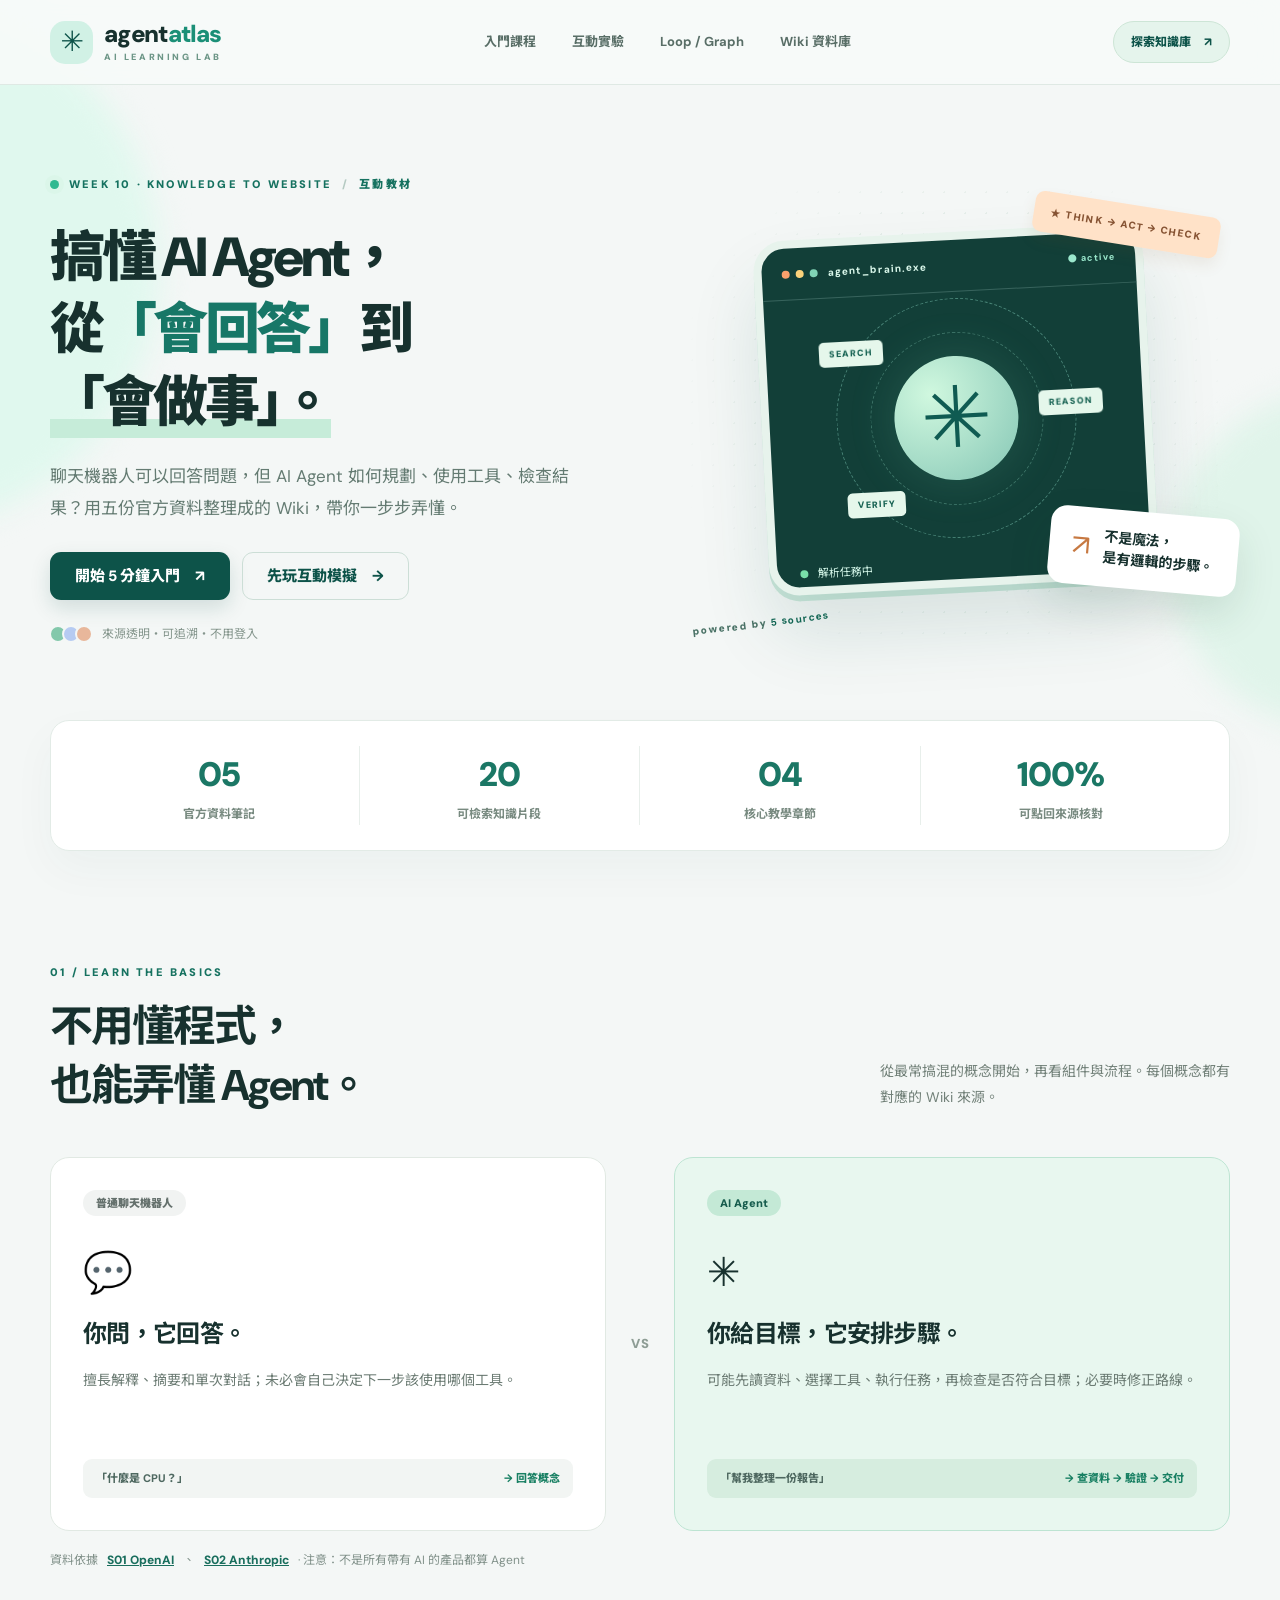
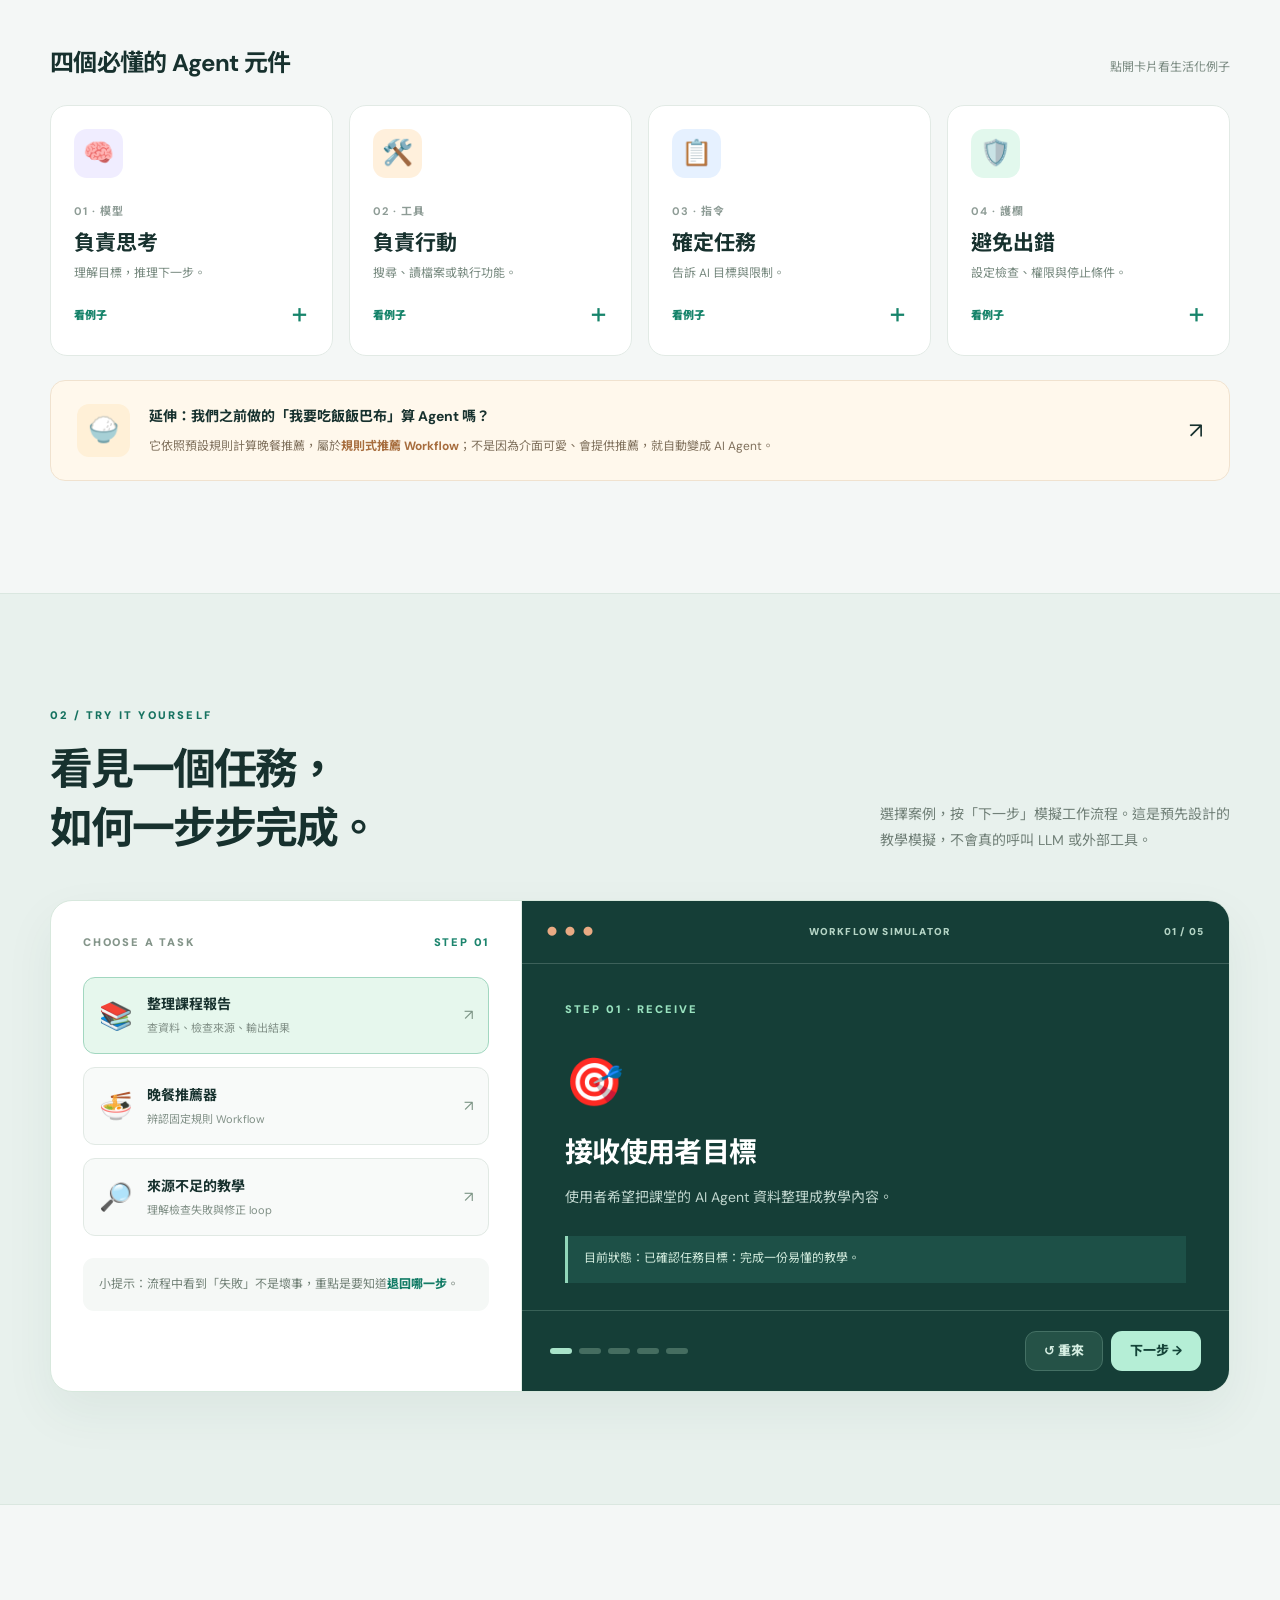
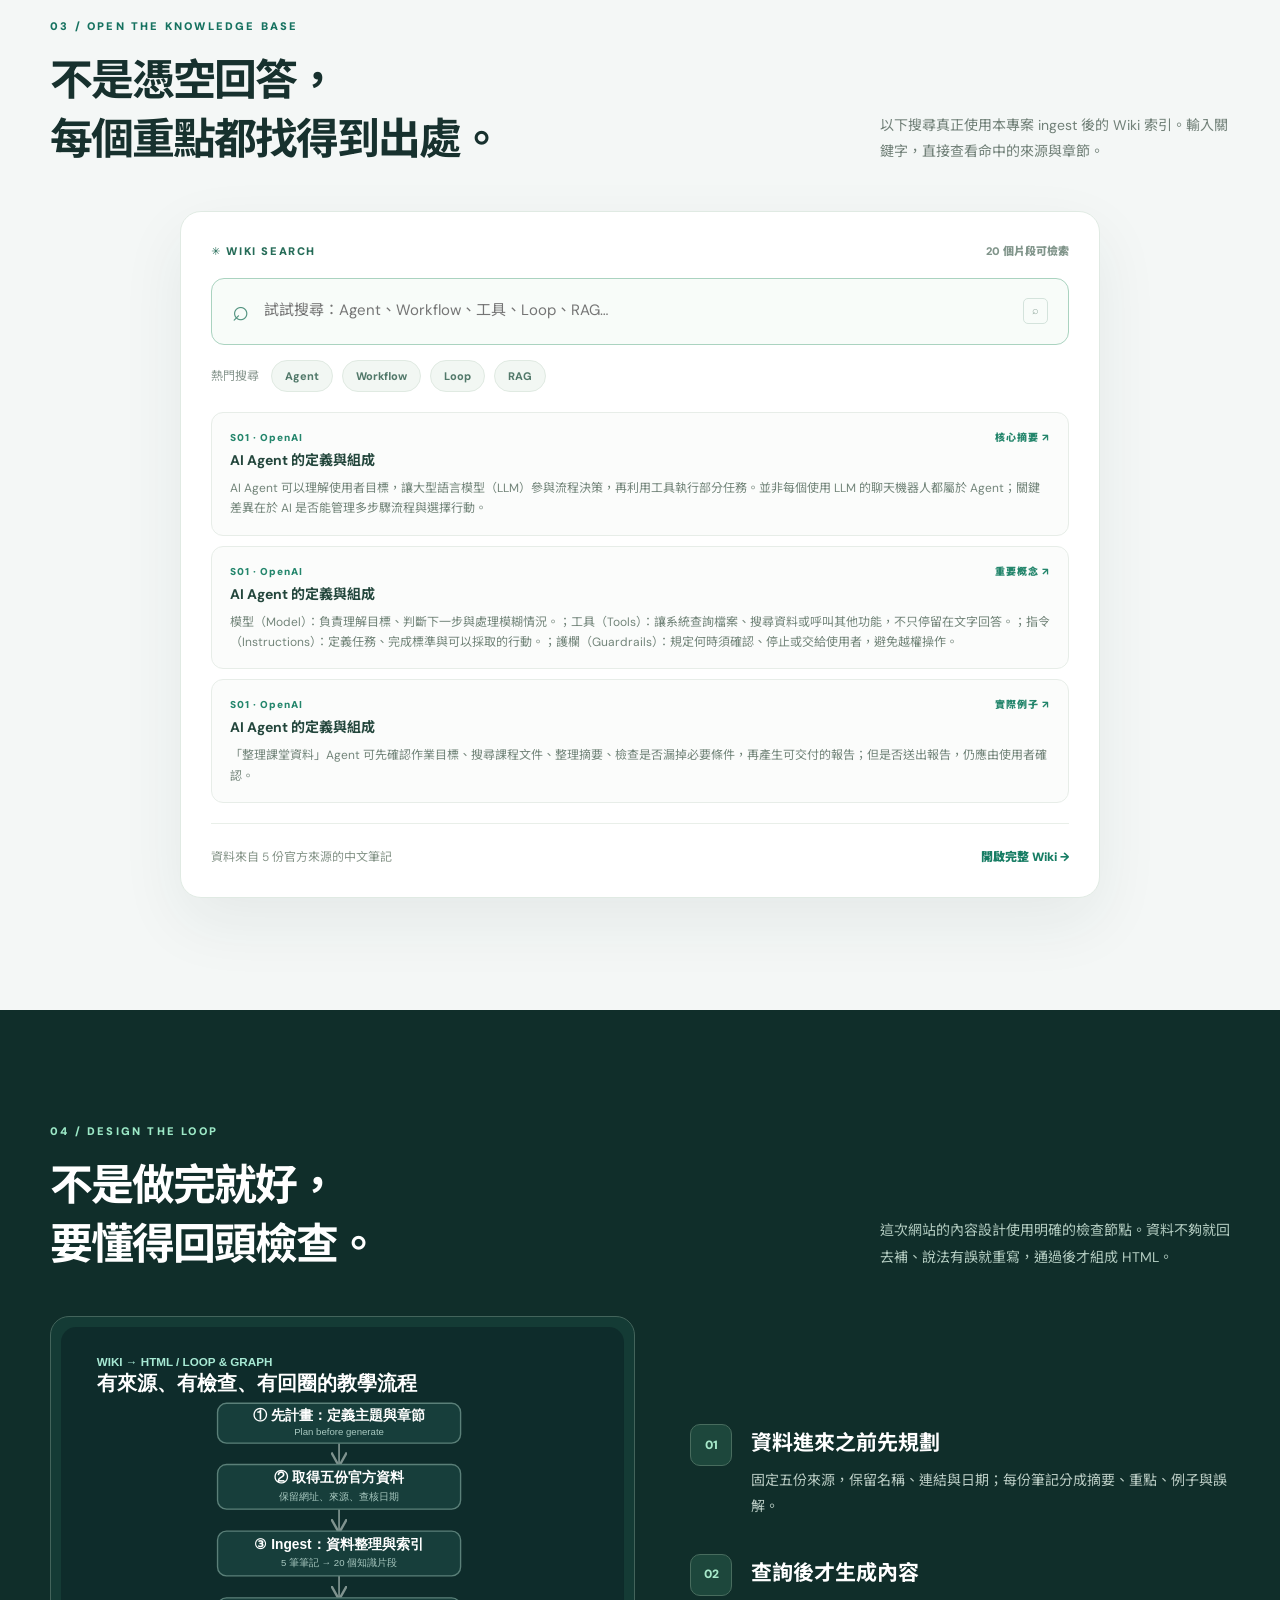
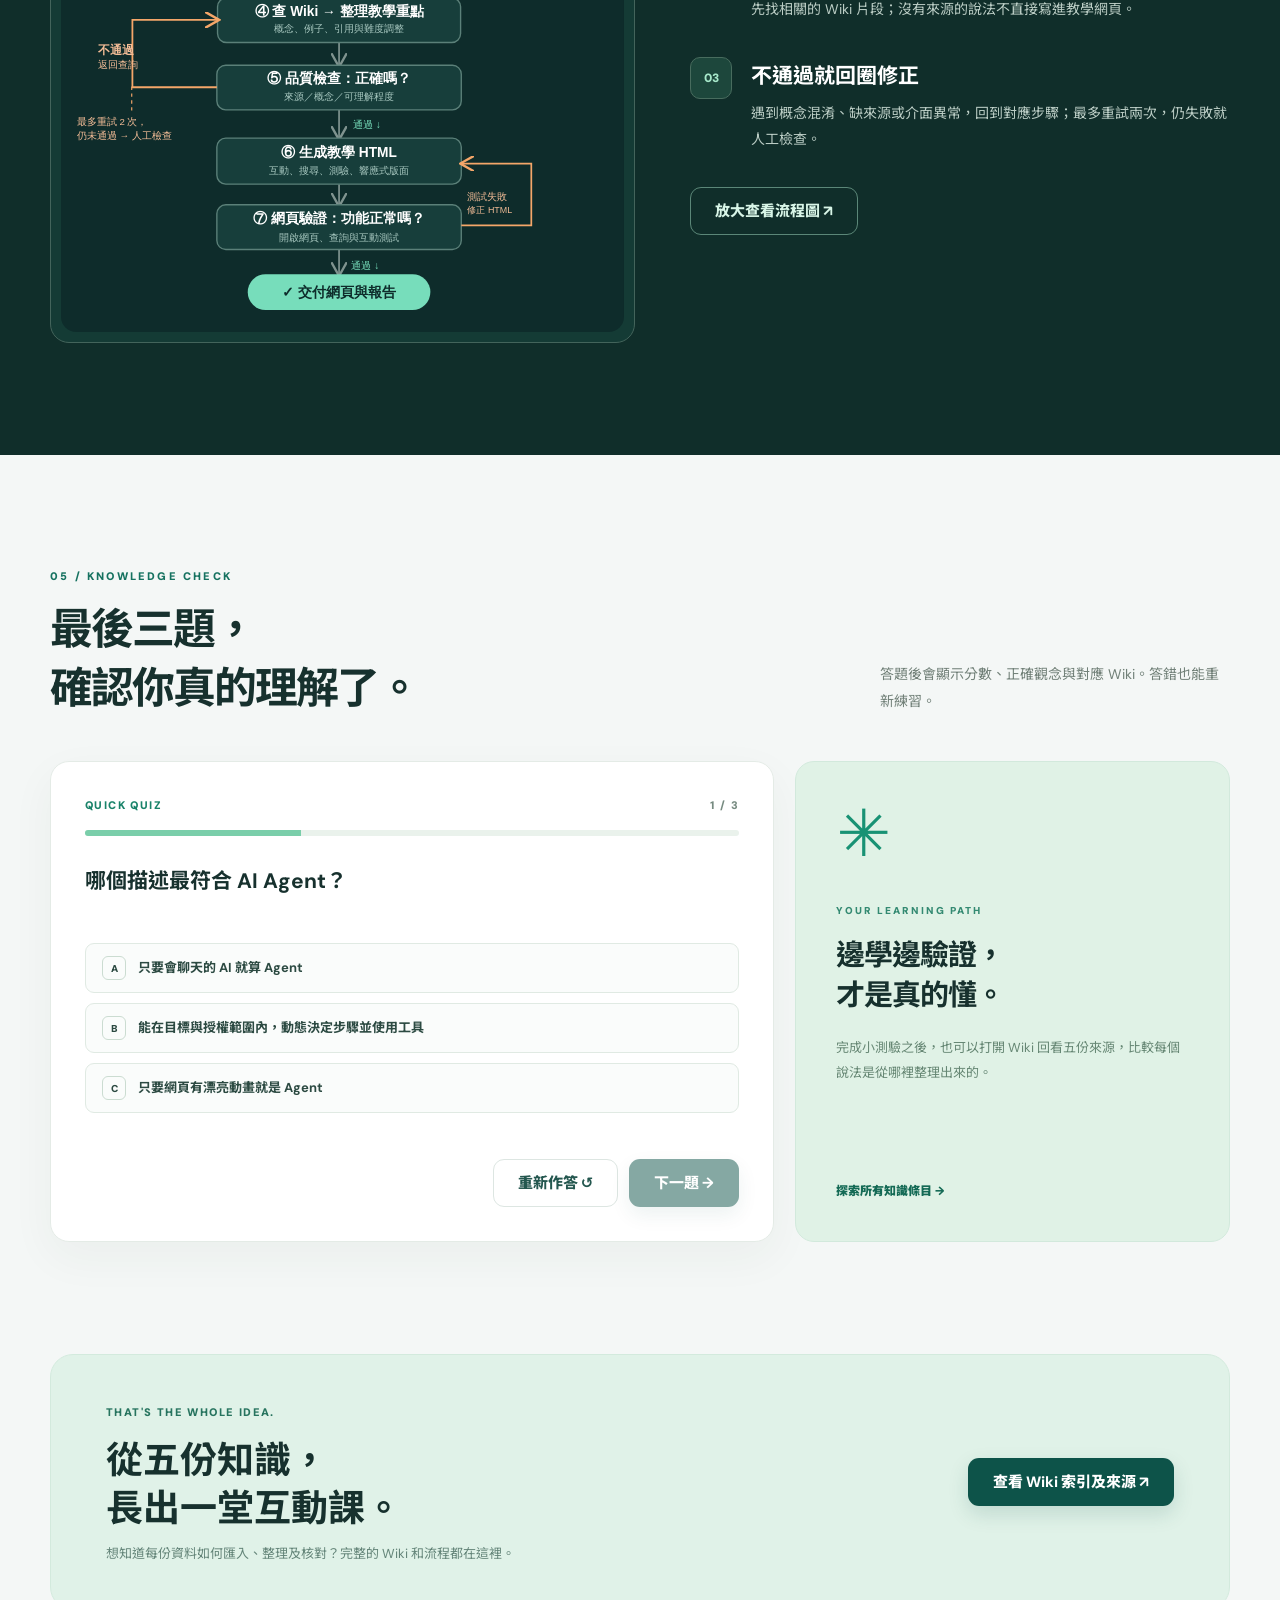
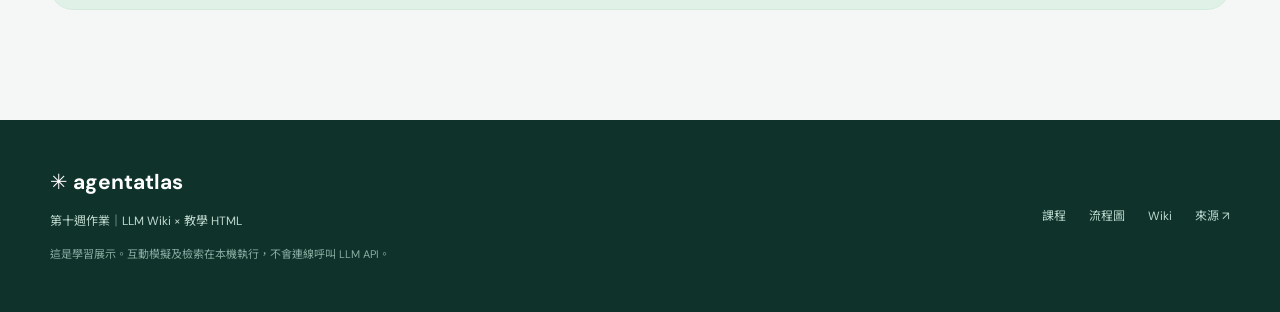
<file: index.html>
<!doctype html>
<html lang="zh-Hant">
<head>
  <meta charset="utf-8"><meta name="viewport" content="width=device-width, initial-scale=1">
  <meta name="description" content="從零理解 AI Agent：概念、工具、Workflow、Loop、Graph，以及如何用 LLM Wiki 查詢來源。">
  <meta name="theme-color" content="#f4f7f6">
  <title>Agent Atlas｜AI Agent 零基礎互動課</title>
  <link rel="stylesheet" href="style.css">
  <script src="wiki-data.js" defer></script><script src="app.js" defer></script>
</head>
<body data-page="home">
  <a class="skip" href="#main">跳到主要內容</a>
  <div class="ambient orb-one" aria-hidden="true"></div><div class="ambient orb-two" aria-hidden="true"></div>
  <header class="site-header"><div class="container nav-inner">
    <a href="index.html" class="brand" aria-label="Agent Atlas 首頁"><span class="brand-icon">✳</span><span>agent<span class="brand-accent">atlas</span><small>AI LEARNING LAB</small></span></a>
    <nav class="desktop-nav" aria-label="主要導覽"><a href="#learn">入門課程</a><a href="#experience">互動實驗</a><a href="#flow">Loop / Graph</a><a href="wiki.html">Wiki 資料庫</a></nav>
    <a class="nav-cta" href="wiki.html">探索知識庫 <span aria-hidden="true">↗</span></a>
  </div></header>
  <main id="main">
    <section class="hero container"><div class="hero-copy">
      <div class="eyebrow"><span class="alive"></span> WEEK 10 · KNOWLEDGE TO WEBSITE <span class="slash">/</span> 互動教材</div>
      <h1>搞懂 AI Agent，<br>從<span class="serif-accent">「會回答」</span>到<br><span class="underline-soft">「會做事」。</span></h1>
      <p class="hero-lead">聊天機器人可以回答問題，但 AI Agent 如何規劃、使用工具、檢查結果？用五份官方資料整理成的 Wiki，帶你一步步弄懂。</p>
      <div class="hero-actions"><a href="#learn" class="btn btn-primary">開始 5 分鐘入門 <span aria-hidden="true">↗</span></a><a href="#experience" class="btn btn-ghost">先玩互動模擬 <span aria-hidden="true">→</span></a></div>
      <div class="hero-proof"><span class="proof-dots"><i></i><i></i><i></i></span> 來源透明・可追溯・不用登入</div>
    </div>
    <div class="hero-art" aria-label="以卡片呈現 Agent 的思考與工具使用流程">
      <div class="art-grid"></div><div class="art-sticker s-top">★ THINK → ACT → CHECK</div>
      <div class="agent-window"><div class="window-head"><div class="window-dots"><b></b><b></b><b></b></div><span>agent_brain.exe</span><span class="window-live">● active</span></div>
        <div class="brain-orbit"><div class="orbit-ring orbit-1"></div><div class="orbit-ring orbit-2"></div><div class="brain-core">✳</div><span class="orbit-chip chip-1">SEARCH</span><span class="orbit-chip chip-2">REASON</span><span class="orbit-chip chip-3">VERIFY</span></div>
        <div class="window-bottom"><span><b class="dot-green"></b> 解析任務中</span><span>01 / 03</span></div>
      </div><div class="floating-note"><span>↗</span><strong>不是魔法，<br>是有邏輯的步驟。</strong></div><div class="art-sticker s-bottom">powered by <b>5 sources</b></div>
    </div></section>
    <section class="metrics container" aria-label="知識庫統計"><div><strong data-stat="sources">05</strong><span>官方資料筆記</span></div><div><strong data-stat="chunks">20</strong><span>可檢索知識片段</span></div><div><strong>04</strong><span>核心教學章節</span></div><div><strong>100%</strong><span>可點回來源核對</span></div></section>
    <section id="learn" class="section container">
      <div class="section-head"><div><div class="section-kicker">01 / LEARN THE BASICS</div><h2>不用懂程式，<br>也能弄懂 Agent。</h2></div><p>從最常搞混的概念開始，再看組件與流程。每個概念都有對應的 Wiki 來源。</p></div>
      <div class="comparison"><article class="compare-card"><span class="tag tag-muted">普通聊天機器人</span><div class="compare-emoji">💬</div><h3>你問，它回答。</h3><p>擅長解釋、摘要和單次對話；未必會自己決定下一步該使用哪個工具。</p><div class="mini-prompt">「什麼是 CPU？」<span>→ 回答概念</span></div></article><div class="vs">VS</div><article class="compare-card active-compare"><span class="tag tag-accent">AI Agent</span><div class="compare-emoji">✳</div><h3>你給目標，它安排步驟。</h3><p>可能先讀資料、選擇工具、執行任務，再檢查是否符合目標；必要時修正路線。</p><div class="mini-prompt">「幫我整理一份報告」<span>→ 查資料 → 驗證 → 交付</span></div></article></div>
      <div class="source-hint">資料依據 <a href="wiki.html#S01">S01 OpenAI</a>、<a href="wiki.html#S02">S02 Anthropic</a> <span>· 注意：不是所有帶有 AI 的產品都算 Agent</span></div>
      <div class="subsection-title"><h3>四個必懂的 Agent 元件</h3><p>點開卡片看生活化例子</p></div>
      <div class="component-grid">
        <button class="component-card" aria-expanded="false"><span class="component-icon purple">🧠</span><b>01 · 模型</b><h4>負責思考</h4><p>理解目標，推理下一步。</p><span class="component-detail" hidden>例如：讀懂「這份報告少了哪一段」，判斷是否需要補資料。</span><span class="component-more">看例子 <span>＋</span></span></button>
        <button class="component-card" aria-expanded="false"><span class="component-icon orange">🛠️</span><b>02 · 工具</b><h4>負責行動</h4><p>搜尋、讀檔案或執行功能。</p><span class="component-detail" hidden>例如：打開課程文件、整理表格，或查詢 Wiki 的相關片段。</span><span class="component-more">看例子 <span>＋</span></span></button>
        <button class="component-card" aria-expanded="false"><span class="component-icon blue">📋</span><b>03 · 指令</b><h4>確定任務</h4><p>告訴 AI 目標與限制。</p><span class="component-detail" hidden>例如：限用五份指定來源，以繁體中文寫出初學者也能懂的教學。</span><span class="component-more">看例子 <span>＋</span></span></button>
        <button class="component-card" aria-expanded="false"><span class="component-icon green">🛡️</span><b>04 · 護欄</b><h4>避免出錯</h4><p>設定檢查、權限與停止條件。</p><span class="component-detail" hidden>例如：找不到來源就標示「待查證」，不得自行編造出處。</span><span class="component-more">看例子 <span>＋</span></span></button>
      </div>
      <div class="callout"><div class="callout-icon">🍚</div><div><strong>延伸：我們之前做的「我要吃飯飯巴布」算 Agent 嗎？</strong><p>它依照預設規則計算晚餐推薦，屬於<strong>規則式推薦 Workflow</strong>；不是因為介面可愛、會提供推薦，就自動變成 AI Agent。</p></div><a href="wiki.html#S02" aria-label="前往 S02 Wiki 來源">↗</a></div>
    </section>
    <section id="experience" class="section section-tint"><div class="container">
      <div class="section-head"><div><div class="section-kicker">02 / TRY IT YOURSELF</div><h2>看見一個任務，<br>如何一步步完成。</h2></div><p>選擇案例，按「下一步」模擬工作流程。這是預先設計的教學模擬，不會真的呼叫 LLM 或外部工具。</p></div>
      <div class="simulator"><div class="sim-left"><div class="sim-panel-title">CHOOSE A TASK <span>STEP 01</span></div>
        <div class="scenario-options"><button class="scenario active" data-scenario="report" aria-pressed="true"><span>📚</span><div><b>整理課程報告</b><small>查資料、檢查來源、輸出結果</small></div><span>↗</span></button><button class="scenario" data-scenario="dinner" aria-pressed="false"><span>🍜</span><div><b>晚餐推薦器</b><small>辨認固定規則 Workflow</small></div><span>↗</span></button><button class="scenario" data-scenario="missing" aria-pressed="false"><span>🔎</span><div><b>來源不足的教學</b><small>理解檢查失敗與修正 loop</small></div><span>↗</span></button></div>
        <div class="sim-caption">小提示：流程中看到「失敗」不是壞事，重點是要知道<span>退回哪一步</span>。</div></div>
        <div class="sim-right"><div class="sim-terminal-top"><span class="terminal-dots">● ● ●</span><span>WORKFLOW SIMULATOR</span><span id="step-counter">01 / 05</span></div><div class="sim-stage"><div class="sim-step-label" id="sim-step-label">STEP 01 · RECEIVE</div><div class="sim-icon" id="sim-icon">🎯</div><h3 id="sim-title">接收使用者目標</h3><p id="sim-description">使用者希望把課堂的 AI Agent 資料整理成教學內容。</p><div class="sim-trace" id="sim-trace">目前狀態：已取得任務目標。</div></div><div class="sim-bottom"><div class="sim-progress" id="sim-progress"><i class="on"></i><i></i><i></i><i></i><i></i></div><div class="sim-controls"><button id="sim-reset" class="btn btn-small btn-light">↺ 重來</button><button id="sim-next" class="btn btn-small btn-primary">下一步 →</button></div></div></div></div>
    </div></section>
    <section id="wiki-preview" class="section container"><div class="section-head"><div><div class="section-kicker">03 / OPEN THE KNOWLEDGE BASE</div><h2>不是憑空回答，<br>每個重點都找得到出處。</h2></div><p>以下搜尋真正使用本專案 ingest 後的 Wiki 索引。輸入關鍵字，直接查看命中的來源與章節。</p></div>
      <div class="search-demo"><div class="search-demo-head"><span>✳ WIKI SEARCH</span><span id="wiki-result-count">20 個片段可檢索</span></div><label class="search-box"><span aria-hidden="true">⌕</span><input id="quick-search" type="search" placeholder="試試搜尋：Agent、Workflow、工具、Loop、RAG…" aria-label="搜尋 Wiki 知識片段" autocomplete="off"><kbd>⌕</kbd></label><div class="suggestions"><span>熱門搜尋</span><button data-query="Agent">Agent</button><button data-query="Workflow">Workflow</button><button data-query="Loop">Loop</button><button data-query="RAG">RAG</button></div><div id="quick-results" class="quick-results" aria-live="polite"></div><div class="search-footer"><span>資料來自 5 份官方來源的中文筆記</span><a href="wiki.html">開啟完整 Wiki →</a></div></div>
    </section>
    <section id="flow" class="section section-dark"><div class="container"><div class="section-head light"><div><div class="section-kicker">04 / DESIGN THE LOOP</div><h2>不是做完就好，<br>要懂得回頭檢查。</h2></div><p>這次網站的內容設計使用明確的檢查節點。資料不夠就回去補、說法有誤就重寫，通過後才組成 HTML。</p></div>
      <div class="flow-showcase"><div class="flow-figure"><img src="flow.svg" alt="流程圖：蒐集來源、Wiki 匯入與索引、查詢、組織重點、品質檢查；不通過則返回查詢，通過後生成 HTML、測試網頁；測試未過則返回修正。超過兩次重試則人工檢查。" loading="lazy"></div><div class="flow-explain"><div class="process-item"><span>01</span><div><h3>資料進來之前先規劃</h3><p>固定五份來源，保留名稱、連結與日期；每份筆記分成摘要、重點、例子與誤解。</p></div></div><div class="process-item"><span>02</span><div><h3>查詢後才生成內容</h3><p>先找相關的 Wiki 片段；沒有來源的說法不直接寫進教學網頁。</p></div></div><div class="process-item"><span>03</span><div><h3>不通過就回圈修正</h3><p>遇到概念混淆、缺來源或介面異常，回到對應步驟；最多重試兩次，仍失敗就人工檢查。</p></div></div><a href="flow.svg" target="_blank" rel="noopener" class="btn btn-outline-white">放大查看流程圖 ↗</a></div></div>
    </div></section>
    <section id="quiz" class="section container"><div class="section-head"><div><div class="section-kicker">05 / KNOWLEDGE CHECK</div><h2>最後三題，<br>確認你真的理解了。</h2></div><p>答題後會顯示分數、正確觀念與對應 Wiki。答錯也能重新練習。</p></div><div class="quiz-layout"><div class="quiz-card"><div class="quiz-status"><span>QUICK QUIZ</span><span id="quiz-count">1 / 3</span></div><div class="quiz-bar"><i id="quiz-bar"></i></div><h3 id="quiz-question">準備開始</h3><div class="quiz-options" id="quiz-options"></div><div id="quiz-feedback" class="quiz-feedback" aria-live="polite"></div><div class="quiz-actions"><button id="quiz-retry" class="btn btn-light" hidden>重新作答 ↺</button><button id="quiz-next" class="btn btn-primary" disabled>下一題 →</button></div></div><aside class="quiz-aside"><div class="aside-spark">✳</div><span>YOUR LEARNING PATH</span><h3>邊學邊驗證，<br>才是真的懂。</h3><p>完成小測驗之後，也可以打開 Wiki 回看五份來源，比較每個說法是從哪裡整理出來的。</p><a href="wiki.html">探索所有知識條目 →</a></aside></div>
    </section>
    <section class="bottom-cta container"><div><span>THAT'S THE WHOLE IDEA.</span><h2>從五份知識，<br>長出一堂互動課。</h2><p>想知道每份資料如何匯入、整理及核對？完整的 Wiki 和流程都在這裡。</p></div><a href="wiki.html" class="btn btn-primary">查看 Wiki 索引及來源 ↗</a></section>
  </main><footer class="footer"><div class="container footer-inner"><div><b>✳ agentatlas</b><p>第十週作業｜LLM Wiki × 教學 HTML</p><small>這是學習展示。互動模擬及檢索在本機執行，不會連線呼叫 LLM API。</small></div><div><a href="#learn">課程</a><a href="#flow">流程圖</a><a href="wiki.html">Wiki</a><a href="https://openai.com/business/guides-and-resources/a-practical-guide-to-building-ai-agents/" target="_blank" rel="noopener noreferrer">來源 ↗</a></div></div></footer>
</body></html>
</file>
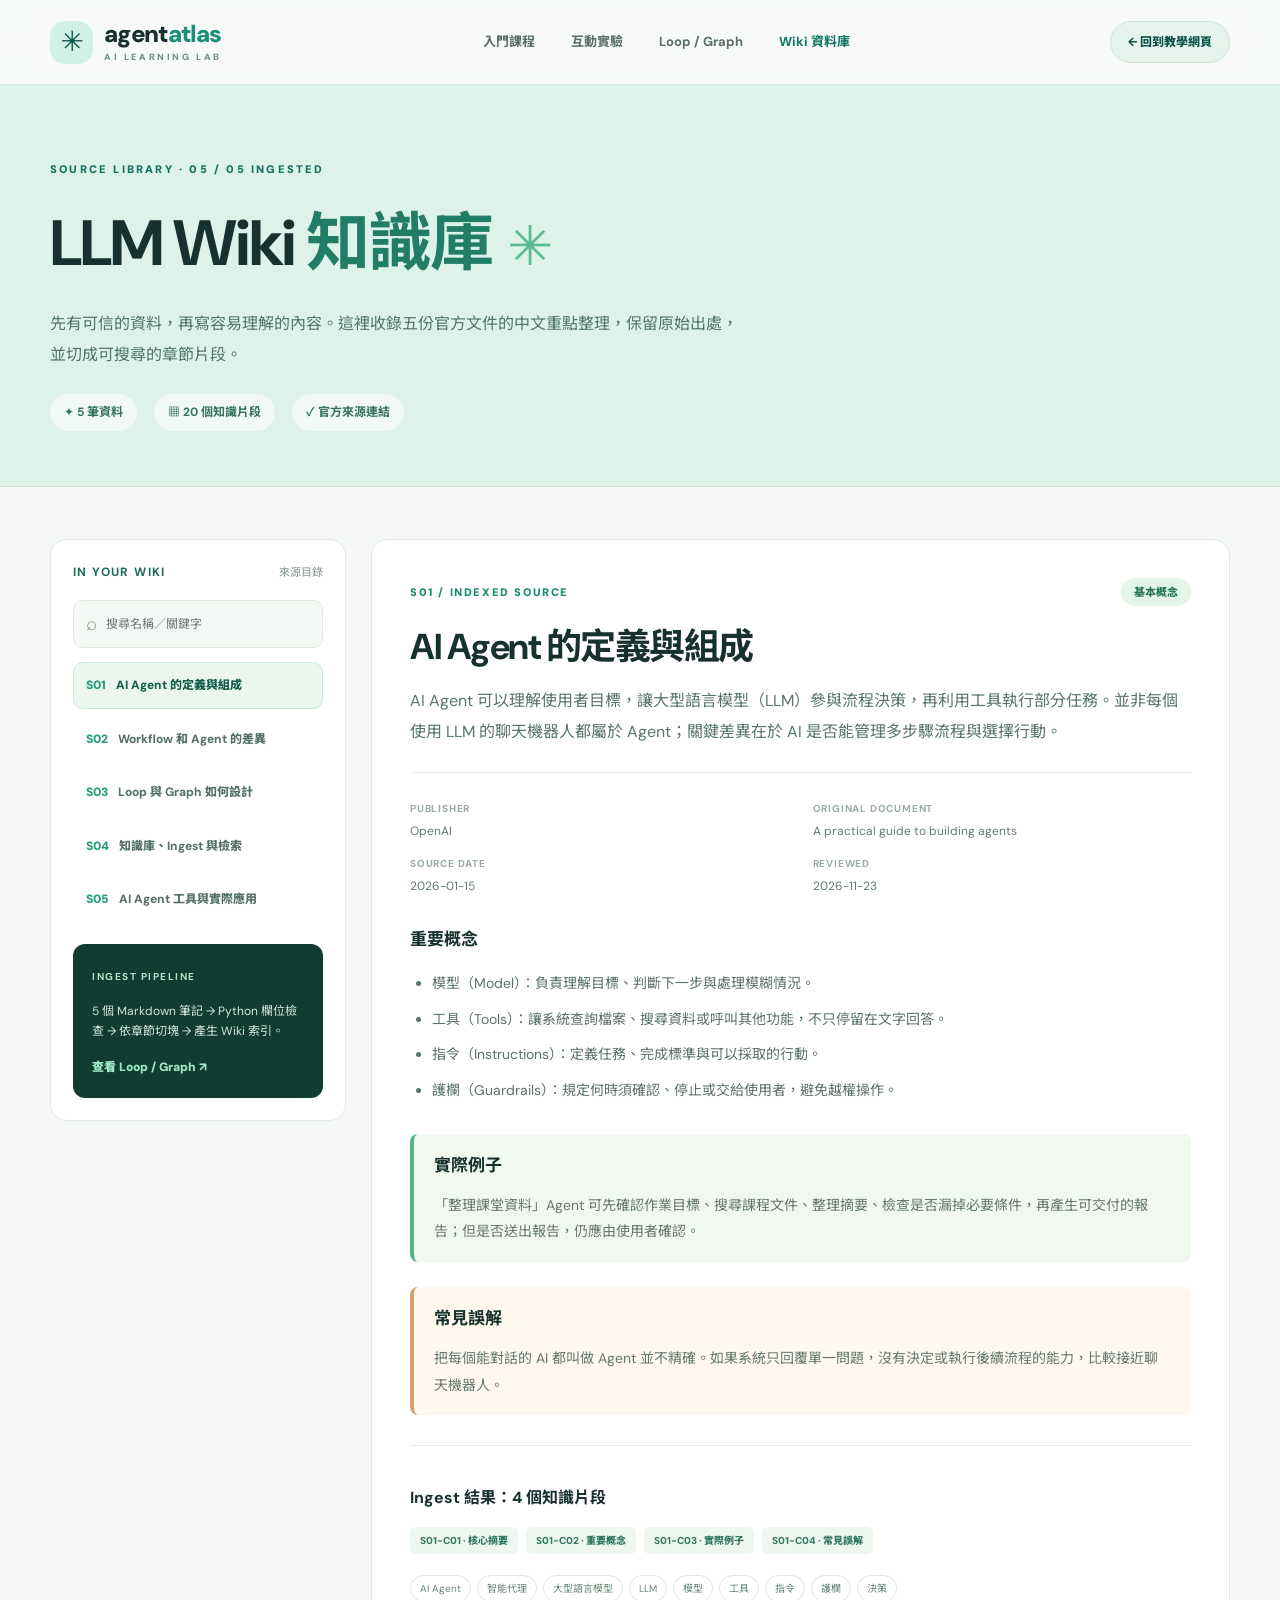
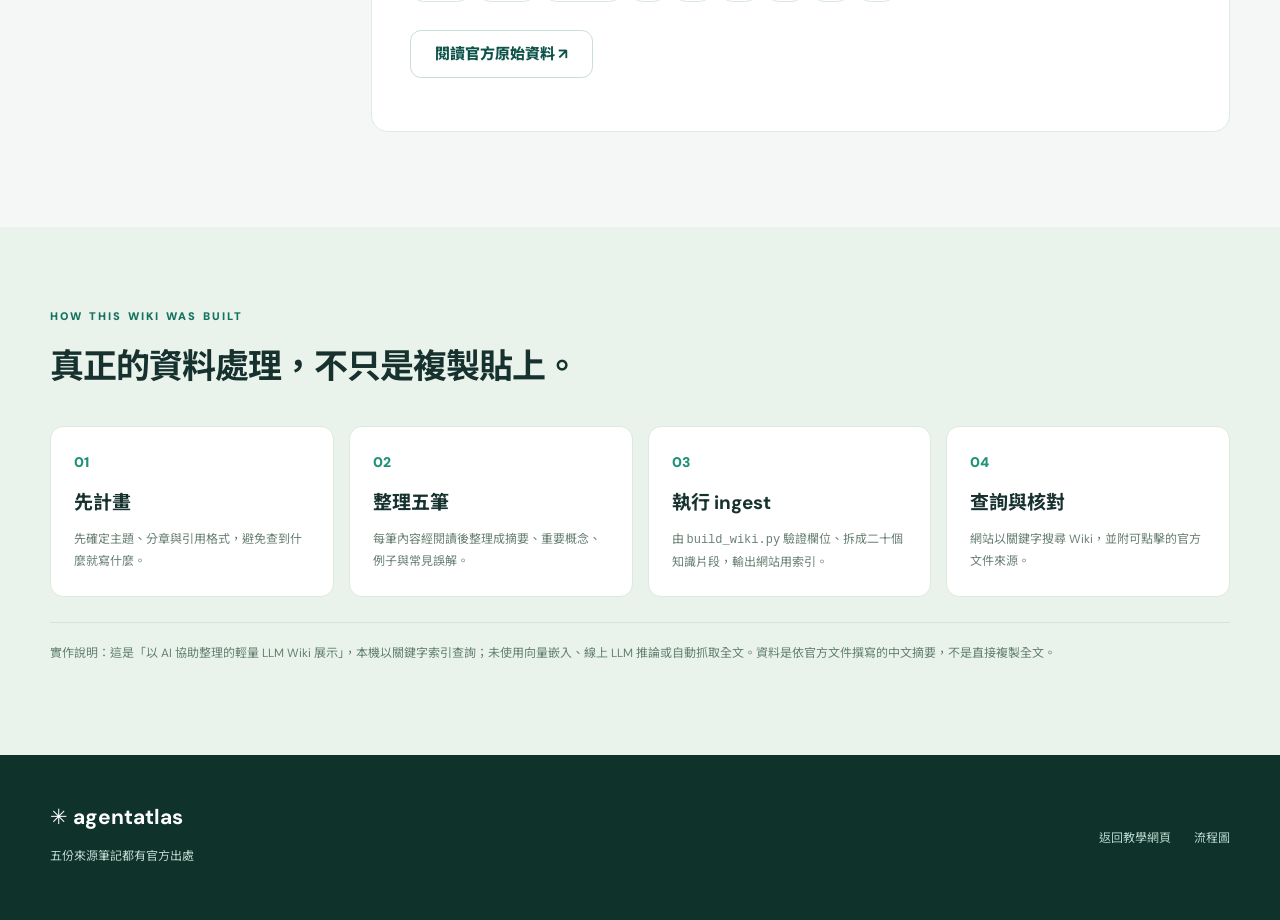
<file: wiki.html>
<!doctype html><html lang="zh-Hant"><head><meta charset="utf-8"><meta name="viewport" content="width=device-width,initial-scale=1"><meta name="theme-color" content="#f4f7f6"><meta name="description" content="AI Agent 零基礎入門 Wiki：五筆來源筆記，二十個章節片段，可查詢並追溯官方來源。"><title>知識庫｜Agent Atlas</title><link rel="stylesheet" href="style.css"><script src="wiki-data.js" defer></script><script src="app.js" defer></script></head>
<body data-page="wiki"><a class="skip" href="#main">跳到主要內容</a><header class="site-header"><div class="container nav-inner"><a href="index.html" class="brand"><span class="brand-icon">✳</span><span>agent<span class="brand-accent">atlas</span><small>AI LEARNING LAB</small></span></a><nav class="desktop-nav" aria-label="主要導覽"><a href="index.html#learn">入門課程</a><a href="index.html#experience">互動實驗</a><a href="index.html#flow">Loop / Graph</a><a class="current" href="wiki.html">Wiki 資料庫</a></nav><a class="nav-cta" href="index.html">← 回到教學網頁</a></div></header>
<main id="main"><section class="wiki-banner"><div class="container"><div class="section-kicker">SOURCE LIBRARY · 05 / 05 INGESTED</div><h1>LLM Wiki <span>知識庫</span><i>✳</i></h1><p>先有可信的資料，再寫容易理解的內容。這裡收錄五份官方文件的中文重點整理，保留原始出處，並切成可搜尋的章節片段。</p><div class="wiki-banner-meta"><span>✦ <b id="wiki-source-stat">5</b> 筆資料</span><span>▦ <b id="wiki-chunk-stat">20</b> 個知識片段</span><span>✓ 官方來源連結</span></div></div></section>
<section class="wiki-main container"><div class="wiki-layout"><aside class="wiki-sidebar"><div class="wiki-side-heading"><b>IN YOUR WIKI</b><small>來源目錄</small></div><label class="wiki-filter"><span>⌕</span><input id="wiki-filter" type="search" placeholder="搜尋名稱／關鍵字" aria-label="搜尋 Wiki 來源"></label><div id="wiki-source-nav" class="wiki-source-nav"></div><div class="wiki-side-note"><b>INGEST PIPELINE</b><p>5 個 Markdown 筆記 → Python 欄位檢查 → 依章節切塊 → 產生 Wiki 索引。</p><a href="index.html#flow">查看 Loop / Graph ↗</a></div></aside><article class="wiki-detail" id="wiki-detail" aria-live="polite"><div class="wiki-empty">載入知識庫中…</div></article></div></section>
<section class="wiki-method"><div class="container"><div class="section-kicker">HOW THIS WIKI WAS BUILT</div><h2>真正的資料處理，不只是複製貼上。</h2><div class="method-cards"><div><span>01</span><h3>先計畫</h3><p>先確定主題、分章與引用格式，避免查到什麼就寫什麼。</p></div><div><span>02</span><h3>整理五筆</h3><p>每筆內容經閱讀後整理成摘要、重要概念、例子與常見誤解。</p></div><div><span>03</span><h3>執行 ingest</h3><p>由 <code>build_wiki.py</code> 驗證欄位、拆成二十個知識片段，輸出網站用索引。</p></div><div><span>04</span><h3>查詢與核對</h3><p>網站以關鍵字搜尋 Wiki，並附可點擊的官方文件來源。</p></div></div><p class="method-disclosure">實作說明：這是「以 AI 協助整理的輕量 LLM Wiki 展示」，本機以關鍵字索引查詢；未使用向量嵌入、線上 LLM 推論或自動抓取全文。資料是依官方文件撰寫的中文摘要，不是直接複製全文。</p></div></section>
</main><footer class="footer"><div class="container footer-inner"><div><b>✳ agentatlas</b><p>五份來源筆記都有官方出處</p></div><div><a href="index.html">返回教學網頁</a><a href="index.html#flow">流程圖</a></div></div></footer></body></html>
</file>
<file: style.css>
@import url('https://fonts.googleapis.com/css2?family=DM+Sans:wght@400;500;600;700;800&family=Noto+Sans+TC:wght@400;500;600;700;800;900&display=swap');
:root{--bg:#f4f7f6;--ink:#17312e;--muted:#657873;--line:#dce7e2;--main:#0d5349;--main2:#187767;--mint:#9be8cd;--orange:#ec9a65;--cream:#fffbf1;--white:#fff;--shadow:0 24px 65px rgba(22,62,53,.07)}
*{box-sizing:border-box}html{scroll-behavior:smooth;scroll-padding-top:92px}body{margin:0;background:var(--bg);color:var(--ink);font-family:'DM Sans','Noto Sans TC','Microsoft JhengHei',system-ui,sans-serif;font-size:15px;line-height:1.7;overflow-x:hidden}a{color:inherit;text-decoration:none}button,input{font:inherit}button{cursor:pointer}button:focus-visible,a:focus-visible,input:focus-visible{outline:3px solid var(--orange);outline-offset:3px}.container{width:min(1180px,calc(100% - 64px));margin-inline:auto}.skip{position:absolute;left:10px;top:-70px;background:#fff;padding:10px;z-index:100}.skip:focus{top:10px}.ambient{position:fixed;pointer-events:none;z-index:-1;border-radius:50%;filter:blur(15px)}.orb-one{width:530px;height:530px;top:0;left:-370px;background:#e0f8ee}.orb-two{width:340px;height:340px;top:390px;right:-230px;background:#e0f4ea}.site-header{position:sticky;top:0;z-index:50;border-bottom:1px solid rgba(221,232,227,.9);background:rgba(247,250,249,.92);backdrop-filter:blur(16px)}.nav-inner{display:flex;align-items:center;min-height:84px;justify-content:space-between;gap:20px}.brand{display:flex;align-items:center;gap:11px;font-weight:900;font-size:24px;letter-spacing:-1.25px;line-height:1}.brand-icon{width:43px;height:43px;display:grid;place-items:center;background:#d1f1e5;color:var(--main);border-radius:15px;font-size:28px}.brand-accent{color:#1b8f77}.brand small{display:block;color:#6d9687;font-size:9px;letter-spacing:2.6px;margin-top:7px}.desktop-nav{display:flex;align-items:center;gap:36px;font-weight:700;font-size:13px;color:#596e67}.desktop-nav a:hover,.desktop-nav a.current{color:#0d7660}.nav-cta{padding:10px 17px;background:#e5f4ec;border:1px solid #cde5d6;border-radius:999px;font-size:12px;font-weight:800;color:var(--main)}.nav-cta span{margin-left:10px}.hero{min-height:626px;padding-top:90px;padding-bottom:75px;display:grid;grid-template-columns:1.04fr .96fr;align-items:center;gap:38px}.eyebrow,.section-kicker{letter-spacing:2.2px;font-size:11px;font-weight:900;color:#167260}.eyebrow{display:flex;align-items:center;gap:10px}.alive{display:inline-block;width:9px;height:9px;border-radius:50%;background:#2fb990;box-shadow:0 0 0 5px #dbf6e9}.slash{color:#b5cac2}.hero h1{font-size:clamp(42px,4.3vw,66px);letter-spacing:-3.5px;line-height:1.32;margin:27px 0 21px;font-weight:900}.serif-accent{color:#177767}.underline-soft{background:linear-gradient(transparent 74%,#c6ecd9 74%)}.hero-lead{max-width:550px;color:#647b72;font-size:17px;line-height:1.9;margin:0 0 28px}.hero-actions{display:flex;gap:12px;align-items:center;flex-wrap:wrap}.btn{display:inline-flex;align-items:center;justify-content:center;gap:15px;border:1px solid transparent;font-weight:800;border-radius:11px;padding:14px 24px;line-height:1.2;transition:transform .2s,background .2s,border-color .2s}.btn:hover{transform:translateY(-2px)}.btn-primary{background:var(--main);color:white;box-shadow:0 8px 20px rgba(13,83,73,.15)}.btn-primary:hover{background:#0b4039}.btn-ghost{background:transparent;border:1px solid #ccded6;color:var(--main)}.btn-light{background:#fff;border-color:#dde6e2;color:#24574f}.btn-small{padding:11px 18px;font-size:13px}.hero-proof{font-size:12px;color:#84958c;margin-top:24px;display:flex;align-items:center;gap:9px}.proof-dots{display:inline-flex;padding-left:4px}.proof-dots i{width:18px;height:18px;border:2px solid var(--bg);border-radius:50%;background:#83c8ab;margin-left:-5px}.proof-dots i:nth-child(2){background:#b6cbf2}.proof-dots i:nth-child(3){background:#e8b79b}.hero-art{height:455px;position:relative;display:grid;place-items:center}.art-grid{position:absolute;inset:0;background-image:radial-gradient(#b8d0c4 1px,transparent 1px);background-size:21px 21px;mask-image:radial-gradient(circle,#000 25%,transparent 80%);opacity:.55}.agent-window{position:relative;z-index:2;width:min(390px,90%);height:355px;background:#123f38;border:8px solid #e7f3ec;border-radius:31px;box-shadow:0 40px 70px #0d51481f,0 6px 0 #cae6da;transform:rotate(-3deg);overflow:hidden}.window-head{height:52px;display:flex;align-items:center;gap:10px;border-bottom:1px solid #38645d;padding:0 20px;color:#d9f7ea;font-size:10px;letter-spacing:1.1px;font-weight:800}.window-dots{display:flex;gap:6px}.window-dots b{display:block;width:8px;height:8px;border-radius:50%;background:#f9a06c}.window-dots b:nth-child(2){background:#fbd27b}.window-dots b:nth-child(3){background:#81d4b6}.window-live{margin-left:auto;color:#9be8cd;font-size:9px}.brain-orbit{height:252px;display:grid;place-items:center;position:relative}.orbit-ring{position:absolute;inset:auto;width:240px;height:240px;border:1px dashed #75bcab8a;border-radius:50%;animation:rotate 60s linear infinite}.orbit-2{width:173px;height:173px;border-color:#8ad2be55;animation-direction:reverse}.brain-core{height:124px;width:124px;border-radius:50%;background:radial-gradient(circle at 30% 30%,#d0f8df,#85c6b5);color:#0f5b52;display:grid;place-items:center;font-size:85px;box-shadow:0 0 50px #80e4bd28;line-height:1}.orbit-chip{position:absolute;padding:5px 10px;font-size:9px;border-radius:5px;background:#e5f7eb;color:#156151;font-weight:900;letter-spacing:1px}.chip-1{top:44px;left:53px}.chip-2{right:40px;top:103px}.chip-3{bottom:31px;left:74px}.window-bottom{height:44px;display:flex;justify-content:space-between;padding:9px 23px;color:#d4f7e9;font-size:11px}.window-bottom span:first-child{display:flex;align-items:center;gap:9px}.dot-green{display:inline-block;width:8px;height:8px;border-radius:50%;background:#79dfa9}.art-sticker{position:absolute;z-index:3;font-size:10px;font-weight:900;letter-spacing:1.5px}.s-top{top:22px;right:10px;transform:rotate(9deg);background:#ffe2c8;color:#865333;padding:12px 17px;border-radius:9px;box-shadow:0 8px 15px #7d502716}.s-bottom{bottom:5px;left:10px;color:#497165;transform:rotate(-7deg)}.s-bottom b{color:#0e6351}.floating-note{position:absolute;bottom:48px;right:-8px;z-index:3;background:#fff;border-radius:16px;padding:17px 23px;display:flex;align-items:center;gap:13px;box-shadow:0 18px 40px #174a3220;transform:rotate(5deg);font-size:14px;line-height:1.5}.floating-note span{color:#c77942;font-size:29px}.metrics{display:grid;grid-template-columns:repeat(4,1fr);background:#fff;border:1px solid #e2ebe6;border-radius:19px;padding:25px 28px;box-shadow:0 18px 45px #2059450a}.metrics div{display:flex;flex-direction:column;align-items:center;gap:1px;border-right:1px solid #e8efeb}.metrics div:last-child{border:0}.metrics strong{font-size:34px;font-weight:900;letter-spacing:-1px;color:#1b7765}.metrics span{font-size:12px;color:#788a80;font-weight:700}.section{padding-top:112px;padding-bottom:112px}.section-head{display:flex;align-items:end;justify-content:space-between;gap:45px;margin-bottom:42px}.section-head h2{font-size:clamp(30px,3.35vw,49px);line-height:1.38;letter-spacing:-2px;margin:15px 0 0}.section-head>p{max-width:350px;color:#718078;font-size:14px;margin:0 0 4px;line-height:1.9}.comparison{display:grid;grid-template-columns:1fr 38px 1fr;align-items:center;gap:15px}.compare-card{background:#fff;border:1px solid #e1e9e3;border-radius:19px;padding:32px;min-height:330px}.active-compare{background:#e8f7ef;border-color:#bde4d2}.tag{border-radius:20px;padding:6px 13px;font-size:11px;font-weight:900}.tag-muted{background:#f1f3f2;color:#65716d}.tag-accent{background:#c4e9d6;color:#175d4e}.compare-emoji{font-size:40px;margin:23px 0 8px}.compare-card h3{font-size:24px;letter-spacing:-.7px;margin:5px 0 9px}.compare-card p{color:#6b7b73;font-size:14px;min-height:76px}.mini-prompt{display:flex;justify-content:space-between;gap:10px;flex-wrap:wrap;border-radius:9px;background:#f2f5f3;padding:10px 13px;font-size:11px;font-weight:800;color:#4e6860}.active-compare .mini-prompt{background:#d6eddf}.mini-prompt span{color:#198063}.vs{font-size:13px;font-weight:900;letter-spacing:1px;text-align:center;color:#8e9d95}.source-hint{display:flex;gap:9px;align-items:center;flex-wrap:wrap;margin-top:19px;font-size:12px;color:#81918a}.source-hint a{font-weight:800;text-decoration:underline;color:#196e5d}.subsection-title{display:flex;align-items:baseline;justify-content:space-between;margin:73px 0 21px}.subsection-title h3{font-size:24px;letter-spacing:-.7px;margin:0}.subsection-title p{margin:0;font-size:12px;color:#7b8b82}.component-grid{display:grid;grid-template-columns:repeat(4,minmax(0,1fr));gap:16px}.component-card{color:inherit;text-align:left;min-height:247px;border:1px solid #e2eae5;background:#fff;border-radius:17px;padding:23px;transition:box-shadow .2s,transform .2s,border-color .2s}.component-card:hover,.component-card[aria-expanded="true"]{transform:translateY(-3px);border-color:#92d2b8;box-shadow:0 15px 27px #204d3720}.component-icon{display:grid;place-items:center;width:49px;height:49px;border-radius:13px;margin-bottom:20px;font-size:25px}.purple{background:#f0edff}.orange{background:#fff0dc}.blue{background:#e6f1ff}.green{background:#e2f8ed}.component-card b{font-size:11px;color:#8e9c96;letter-spacing:1px}.component-card h4{font-size:21px;margin:2px 0}.component-card p{margin:0;color:#77897f;font-size:12px}.component-detail{display:block;margin-top:12px;color:#295a50;font-size:12px;padding-top:10px;border-top:1px solid #e1ebe5}.component-detail[hidden]{display:none}.component-more{display:flex;justify-content:space-between;align-items:center;font-size:11px;font-weight:900;color:#17846b;margin-top:16px}.component-more span{font-size:19px}.callout{margin-top:24px;padding:23px 26px;background:#fff8ec;border:1px solid #f0e2cf;border-radius:15px;display:flex;align-items:center;gap:19px}.callout-icon{width:53px;height:53px;border-radius:12px;background:#fff0d7;display:grid;place-items:center;font-size:25px;flex-shrink:0}.callout strong{font-size:14px}.callout p{margin:7px 0 0;color:#80715d;font-size:12px}.callout p strong{font-size:12px;color:#a76d3e}.callout a{margin-left:auto;font-size:22px}.section-tint{background:#e8f1ed;border-block:1px solid #dae7e0}.simulator{display:grid;grid-template-columns:.8fr 1.2fr;background:white;border:1px solid #d7e8dd;border-radius:22px;overflow:hidden;box-shadow:0 20px 50px #21574010;min-height:490px}.sim-left{padding:32px;border-right:1px solid #e3eee7}.sim-panel-title{display:flex;justify-content:space-between;color:#84958a;letter-spacing:1.8px;font-weight:900;font-size:11px;margin-bottom:25px}.sim-panel-title span{color:#1c846d}.scenario-options{display:grid;gap:13px}.scenario{display:flex;align-items:center;gap:14px;width:100%;text-align:left;padding:15px;background:#f8faf9;border:1px solid #e1e9e4;border-radius:12px;color:var(--ink);transition:background .2s,border-color .2s}.scenario>span:first-child{font-size:27px}.scenario div{display:grid;gap:2px;flex:1}.scenario b{font-size:14px}.scenario small{font-size:11px;color:#819087}.scenario>span:last-child{color:#7d9586}.scenario.active{background:#e6f7ed;border-color:#a2d7c0}.sim-caption{background:#f5f8f6;border-radius:11px;padding:16px;font-size:12px;margin-top:22px;color:#748379}.sim-caption span{color:#137c66;font-weight:800}.sim-right{display:flex;flex-direction:column;min-height:490px;background:#153e37;color:#fff}.sim-terminal-top{height:63px;border-bottom:1px solid #3d615a;display:flex;align-items:center;justify-content:space-between;padding:0 25px;font-size:10px;letter-spacing:1.2px;color:#b4d4c5;font-weight:900}.terminal-dots{letter-spacing:3px;color:#eaaa83}.sim-stage{flex:1;padding:36px 43px 22px}.sim-step-label{color:#99e2bf;font-size:11px;letter-spacing:2px;font-weight:900}.sim-icon{font-size:47px;margin:24px 0 12px}.sim-stage h3{font-size:28px;letter-spacing:-.7px;line-height:1.35;margin:0 0 12px}.sim-stage>p{max-width:500px;color:#c0d6ce;font-size:14px}.sim-trace{border-left:3px solid #91d6b9;margin-top:26px;padding:12px 16px;color:#d2ebdd;background:#1d5047;font-size:12px;min-height:47px}.sim-bottom{padding:20px 28px;border-top:1px solid #386157;display:flex;align-items:center;justify-content:space-between;gap:20px}.sim-progress{display:flex;gap:7px}.sim-progress i{width:22px;height:6px;border-radius:10px;background:#456d60}.sim-progress i.on{background:#a8e3c9}.sim-controls{display:flex;gap:8px}.sim-controls .btn-light{background:#255247;border-color:#447064;color:#d5eee2}.sim-controls .btn-primary{background:#b5eed6;color:#154439;box-shadow:none}.search-demo{max-width:920px;margin:auto;border:1px solid #e0eae3;background:#fff;border-radius:21px;padding:30px;box-shadow:var(--shadow)}.search-demo-head{display:flex;justify-content:space-between;margin-bottom:17px;font-size:11px;font-weight:900;color:#266c58;letter-spacing:1.6px}.search-demo-head span:last-child{letter-spacing:0;color:#81958b}.search-box{height:67px;display:flex;align-items:center;gap:13px;border:1.5px solid #aad3c0;border-radius:13px;padding:0 20px;background:#f8fcf9}.search-box span{font-size:29px;color:#549481}.search-box input{border:0;outline:0;min-width:0;flex:1;background:transparent;font-size:15px;color:#1b473f}.search-box kbd{border-radius:5px;border:1px solid #d4e3dc;padding:3px 8px;color:#8aa397;font-size:11px}.suggestions{display:flex;align-items:center;gap:9px;margin:15px 0 20px;flex-wrap:wrap}.suggestions span{font-size:12px;color:#87968e;margin-right:3px}.suggestions button{border:1px solid #e0eae2;border-radius:20px;background:#f2f7f3;color:#52796a;font-weight:800;font-size:11px;padding:6px 13px}.quick-results{display:grid;gap:10px;min-height:169px}.result-row{border:1px solid #e7ede8;background:#fbfcfb;border-radius:12px;padding:16px 18px;display:block;transition:border-color .2s}.result-row:hover{border-color:#8fcdb2}.result-row .result-meta{font-size:10px;font-weight:900;letter-spacing:1px;color:#24866c;display:flex;justify-content:space-between}.result-row b{display:block;margin-top:3px;color:#23463c;font-size:14px}.result-row p{margin:5px 0 0;font-size:12px;color:#73857a;display:-webkit-box;-webkit-box-orient:vertical;-webkit-line-clamp:2;overflow:hidden}.empty-result{display:grid;place-items:center;color:#748b7d;font-size:13px;border:1px dashed #d7e5db;border-radius:12px;min-height:150px}.search-footer{display:flex;justify-content:space-between;gap:20px;font-size:12px;padding-top:23px;margin-top:20px;border-top:1px solid #e9efe9;color:#859488}.search-footer a{font-weight:900;color:#177d64}.section-dark{background:#102e2a;color:#fff}.section-head.light .section-kicker{color:#9ce9c7}.section-head.light>p{color:#b2cbc0}.flow-showcase{display:grid;grid-template-columns:1.04fr .96fr;gap:55px;align-items:center}.flow-figure{border:1px solid #43645b;background:#143b35;border-radius:19px;padding:10px;overflow:hidden}.flow-figure img{width:100%;display:block}.flow-explain{display:grid;gap:34px}.process-item{display:flex;gap:19px}.process-item>span{border:1px solid #486c5e;background:#1d473c;color:#a7e8ca;display:grid;place-items:center;width:42px;height:42px;flex-shrink:0;border-radius:10px;font-size:12px;font-weight:900}.process-item h3{font-size:21px;margin:2px 0 6px}.process-item p{color:#bbcdc5;font-size:14px;line-height:1.85;margin:0}.btn-outline-white{border-color:#5b8778;color:#d8f5e7;justify-self:start}.quiz-layout{display:grid;grid-template-columns:1.25fr .75fr;gap:21px;align-items:stretch}.quiz-card{background:white;border:1px solid #e4ebe6;border-radius:19px;padding:34px;box-shadow:0 15px 45px #23402b0c;min-height:450px}.quiz-status{display:flex;justify-content:space-between;font-size:11px;font-weight:900;letter-spacing:1.4px;color:#1a836a}.quiz-status span:last-child{color:#778b81}.quiz-bar{height:6px;background:#eaf2ec;border-radius:5px;overflow:hidden;margin:16px 0 30px}.quiz-bar i{display:block;background:#7aceaa;height:100%;width:33%;transition:width .25s}.quiz-card h3{font-size:21px;min-height:57px;line-height:1.5;margin:0 0 20px}.quiz-options{display:grid;gap:10px}.quiz-option{display:flex;align-items:center;gap:12px;padding:12px 16px;border:1px solid #e0eae3;background:#fafcfb;border-radius:9px;font-size:13px;text-align:left;color:#2c4a42}.quiz-option.selected{background:#e5f6ea;border-color:#6eb997}.quiz-option.correct{background:#dff6e7;border-color:#51b58b}.quiz-option.wrong{background:#fff0eb;border-color:#df946c}.quiz-option span{width:24px;height:24px;border:1px solid #cbdcd1;border-radius:6px;display:grid;place-items:center;font-size:10px;font-weight:900;flex-shrink:0}.quiz-feedback{font-size:12px;color:#516d60;padding-top:14px;min-height:46px}.quiz-feedback a{text-decoration:underline;font-weight:800;color:#158068}.quiz-actions{display:flex;gap:11px;justify-content:flex-end}.quiz-actions button:disabled{opacity:.5;cursor:not-allowed;transform:none}.quiz-aside{background:#e0f2e6;border:1px solid #d2e9dc;border-radius:19px;padding:40px;display:flex;flex-direction:column}.aside-spark{font-size:65px;color:#189274;line-height:1;margin-bottom:35px}.quiz-aside>span{font-size:10px;letter-spacing:2px;color:#348a72;font-weight:900}.quiz-aside h3{font-size:29px;line-height:1.4;margin:16px 0 6px;letter-spacing:-1px}.quiz-aside p{font-size:13px;line-height:1.95;color:#668774}.quiz-aside a{font-weight:900;font-size:12px;color:#146a55;margin-top:auto;padding-top:30px}.bottom-cta{display:flex;justify-content:space-between;gap:40px;align-items:center;background:#e0f2e8;border:1px solid #d3eadd;border-radius:23px;padding:44px 55px;margin-bottom:110px}.bottom-cta span{font-size:11px;letter-spacing:1.4px;color:#27745f;font-weight:900}.bottom-cta h2{font-size:37px;line-height:1.3;margin:11px 0}.bottom-cta p{margin:0;font-size:13px;color:#648579}.footer{background:#0f322b;color:#fff;padding:45px 0}.footer-inner{display:flex;justify-content:space-between;gap:20px}.footer b{font-size:21px}.footer p{font-size:12px;color:#c0d9ce;margin:10px 0}.footer small{font-size:11px;color:#89ada0}.footer-inner>div:last-child{display:flex;gap:23px;flex-wrap:wrap;align-content:center}.footer a{font-size:12px;color:#b9d7cb}
/* Wiki page */
.wiki-banner{padding:75px 0 55px;background:#ddf2e8;border-bottom:1px solid #c7e3d3;position:relative;overflow:hidden}.wiki-banner h1{font-size:clamp(41px,5vw,70px);letter-spacing:-2px;margin:11px 0}.wiki-banner h1 span{color:#217d65}.wiki-banner h1 i{font-style:normal;margin-left:15px;font-size:55px;color:#5aba95}.wiki-banner p{font-size:16px;line-height:1.9;color:#527569;max-width:700px;margin:0}.wiki-banner-meta{display:flex;gap:17px;flex-wrap:wrap;margin-top:24px}.wiki-banner-meta span{border-radius:35px;padding:8px 14px;background:#fff9;color:#357360;font-size:12px;font-weight:700}.wiki-main{padding-top:52px;padding-bottom:95px}.wiki-layout{display:grid;grid-template-columns:296px 1fr;gap:25px;align-items:start}.wiki-sidebar{background:white;border:1px solid #e1ebe4;border-radius:17px;padding:22px;position:sticky;top:110px}.wiki-side-heading{display:flex;align-items:center;justify-content:space-between;margin-bottom:18px}.wiki-side-heading b{font-size:12px;letter-spacing:1.4px;color:#1d6a59}.wiki-side-heading small{color:#81958b;font-size:11px}.wiki-filter{display:flex;align-items:center;gap:7px;background:#f4f8f4;border:1px solid #e1e9e2;border-radius:9px;padding:7px 12px;margin-bottom:14px}.wiki-filter span{font-size:19px;color:#7c9b8c}.wiki-filter input{min-width:0;width:100%;background:none;border:0;outline:0;font-size:12px}.wiki-source-nav{display:grid;gap:7px}.wiki-source-link{text-align:left;border:1px solid transparent;border-radius:10px;padding:12px;background:transparent;color:#547166;font-size:12px;display:flex;gap:10px;align-items:flex-start}.wiki-source-link:hover,.wiki-source-link.active{background:#eaf6ee;border-color:#cce9d5;color:#145c4a}.wiki-source-link span{color:#239d7b;font-weight:900}.wiki-source-link b{font-weight:800}.wiki-side-note{margin-top:22px;padding:19px;border-radius:12px;background:#113c32;color:#fff}.wiki-side-note b{font-size:10px;letter-spacing:1.5px;color:#b3e6ca}.wiki-side-note p{font-size:12px;color:#d2e8da}.wiki-side-note a{font-size:12px;font-weight:900;color:#a1e8c5}.wiki-detail{background:white;border:1px solid #e0eae3;border-radius:17px;padding:38px;min-height:630px}.wiki-empty{text-align:center;color:#9daea1;margin:50px}.wiki-detail-top{display:flex;justify-content:space-between;align-items:center;gap:15px}.wiki-document-id{font-size:11px;font-weight:900;letter-spacing:1.6px;color:#1b8a70}.wiki-pill{font-size:11px;padding:5px 13px;border-radius:30px;background:#e3f4e9;color:#28775d;font-weight:800}.wiki-detail h2{font-size:36px;letter-spacing:-1.5px;margin:16px 0 12px;line-height:1.4}.wiki-intro{font-size:16px;color:#56766a;line-height:1.95;padding-bottom:25px;border-bottom:1px solid #e6efe8;margin:0 0 27px}.wiki-meta-list{display:grid;grid-template-columns:1fr 1fr;gap:13px 24px;margin-bottom:29px}.wiki-meta-list>div{font-size:12px;color:#637b6f}.wiki-meta-list b{display:block;color:#9baaa0;letter-spacing:.8px;font-size:10px;margin-bottom:4px}.wiki-meta-list a{color:#1c8267;text-decoration:underline;overflow-wrap:anywhere}.wiki-entry-section{margin:25px 0}.wiki-entry-section h3{font-size:17px;margin:0 0 12px}.wiki-entry-section p{color:#64796e;font-size:14px;line-height:1.9;margin:0}.wiki-entry-section ul{margin:0;padding-left:22px;color:#5b7367;font-size:14px}.wiki-entry-section li{padding:6px 0}.wiki-highlight{background:#f0f8f0;border-left:4px solid #54b489;border-radius:8px;padding:17px 20px}.wiki-warning{background:#fff8ed;border-left-color:#d5a26d}.wiki-chunk-list{border-top:1px solid #e5ece6;padding-top:22px;margin-top:30px}.wiki-chunk-list h3{font-size:16px}.wiki-chunk-list>div{display:flex;gap:8px;flex-wrap:wrap}.wiki-chunk{font-size:10px;background:#edf7ef;border-radius:6px;padding:5px 10px;color:#327761;font-weight:800}.wiki-keywords{display:flex;flex-wrap:wrap;gap:6px;margin-top:21px}.wiki-keywords>span{font-size:10px;padding:4px 9px;border:1px solid #dae8dc;border-radius:15px;color:#648977}.wiki-method{background:#eaf3eb;padding:80px 0}.wiki-method h2{font-size:34px;letter-spacing:-1px;margin:12px 0 30px}.method-cards{display:grid;grid-template-columns:repeat(4,1fr);gap:15px}.method-cards>div{background:#fff;border:1px solid #dbe9df;padding:23px;border-radius:13px}.method-cards span{color:#219277;font-weight:900;font-size:14px}.method-cards h3{font-size:19px;margin:12px 0 8px}.method-cards p{font-size:12px;color:#6a8174;line-height:1.85;margin:0}.method-disclosure{font-size:12px;color:#648172;border-top:1px solid #d3e5d8;padding-top:20px;margin-top:25px}
@keyframes rotate{to{transform:rotate(360deg)}}@media(prefers-reduced-motion:reduce){*,*::before,*::after{animation-duration:.01ms!important;transition-duration:.01ms!important;scroll-behavior:auto!important}}
@media(max-width:1050px){.desktop-nav{gap:17px}.hero{grid-template-columns:1fr 1fr;gap:10px}.hero h1{font-size:48px}.component-grid{grid-template-columns:repeat(2,1fr)}.flow-showcase{gap:25px}.floating-note{right:0}.method-cards{grid-template-columns:repeat(2,1fr)}}
@media(max-width:790px){.container{width:min(100% - 34px,620px)}.nav-inner{min-height:70px}.desktop-nav{display:none}.nav-cta{font-size:10px;padding:9px}.brand{font-size:20px}.brand-icon{width:35px;height:35px}.brand small{font-size:8px}.hero{grid-template-columns:1fr;padding-top:54px;padding-bottom:30px;min-height:unset}.hero h1{font-size:clamp(40px,8vw,59px)}.hero-lead{font-size:15px}.hero-art{height:410px}.agent-window{max-width:340px;height:325px}.brain-orbit{height:226px}.floating-note{bottom:35px}.metrics{grid-template-columns:repeat(2,1fr);row-gap:22px}.metrics div:nth-child(2){border:0}.section{padding-top:74px;padding-bottom:74px}.section-head{display:block}.section-head h2{font-size:38px}.section-head>p{margin-top:17px;max-width:100%}.comparison{grid-template-columns:1fr}.vs{padding:0}.compare-card{min-height:0}.subsection-title{margin-top:50px}.simulator{grid-template-columns:1fr}.sim-left{border-right:0;border-bottom:1px solid #e3eee7}.sim-right{min-height:450px}.flow-showcase{grid-template-columns:1fr}.flow-figure{max-width:580px}.quiz-layout{grid-template-columns:1fr}.quiz-aside{min-height:300px}.bottom-cta{display:block;padding:30px;margin-bottom:65px}.bottom-cta .btn{margin-top:24px}.wiki-layout{grid-template-columns:1fr}.wiki-sidebar{position:static}.wiki-source-nav{grid-template-columns:repeat(2,1fr)}.wiki-detail{padding:24px}.wiki-banner{padding:52px 0}.footer-inner{flex-direction:column}.method-cards{grid-template-columns:repeat(2,1fr)}}
@media(max-width:500px){.eyebrow{font-size:9px;letter-spacing:1.2px}.hero h1{font-size:39px;letter-spacing:-2.2px}.hero-actions .btn{width:100%}.hero-art{height:360px}.agent-window{height:298px;width:87%}.brain-orbit{height:198px}.orbit-ring{width:205px;height:205px}.orbit-2{width:155px;height:155px}.brain-core{height:103px;width:103px;font-size:63px}.orbit-chip{font-size:8px}.chip-1{left:28px}.chip-2{right:20px}.chip-3{left:50px}.floating-note{right:-5px;bottom:27px;font-size:11px;padding:12px}.s-top{right:0;top:9px;font-size:8px}.s-bottom{left:9px}.metrics{padding:19px 8px}.metrics strong{font-size:28px}.metrics span{font-size:10px}.section-head h2{font-size:32px}.comparison{gap:10px}.compare-card{padding:22px}.component-grid{gap:10px}.component-card{padding:18px}.component-card h4{font-size:18px}.callout{padding:18px;align-items:flex-start}.callout-icon{width:38px;height:38px;font-size:21px}.sim-left{padding:22px}.sim-stage{padding:29px 22px}.sim-bottom{padding:15px 12px;gap:8px;flex-wrap:wrap}.sim-stage h3{font-size:24px}.search-demo{padding:17px}.search-demo-head,.search-footer{font-size:10px}.search-box{height:58px;padding:0 10px}.search-box input{font-size:12px}.search-box kbd{display:none}.quiz-card{padding:23px}.quiz-aside{padding:26px}.wiki-source-nav{grid-template-columns:1fr}.wiki-meta-list{grid-template-columns:1fr}.wiki-detail h2{font-size:28px}.method-cards{grid-template-columns:1fr}.wiki-method h2{font-size:29px}.bottom-cta h2{font-size:30px}}
</file>
